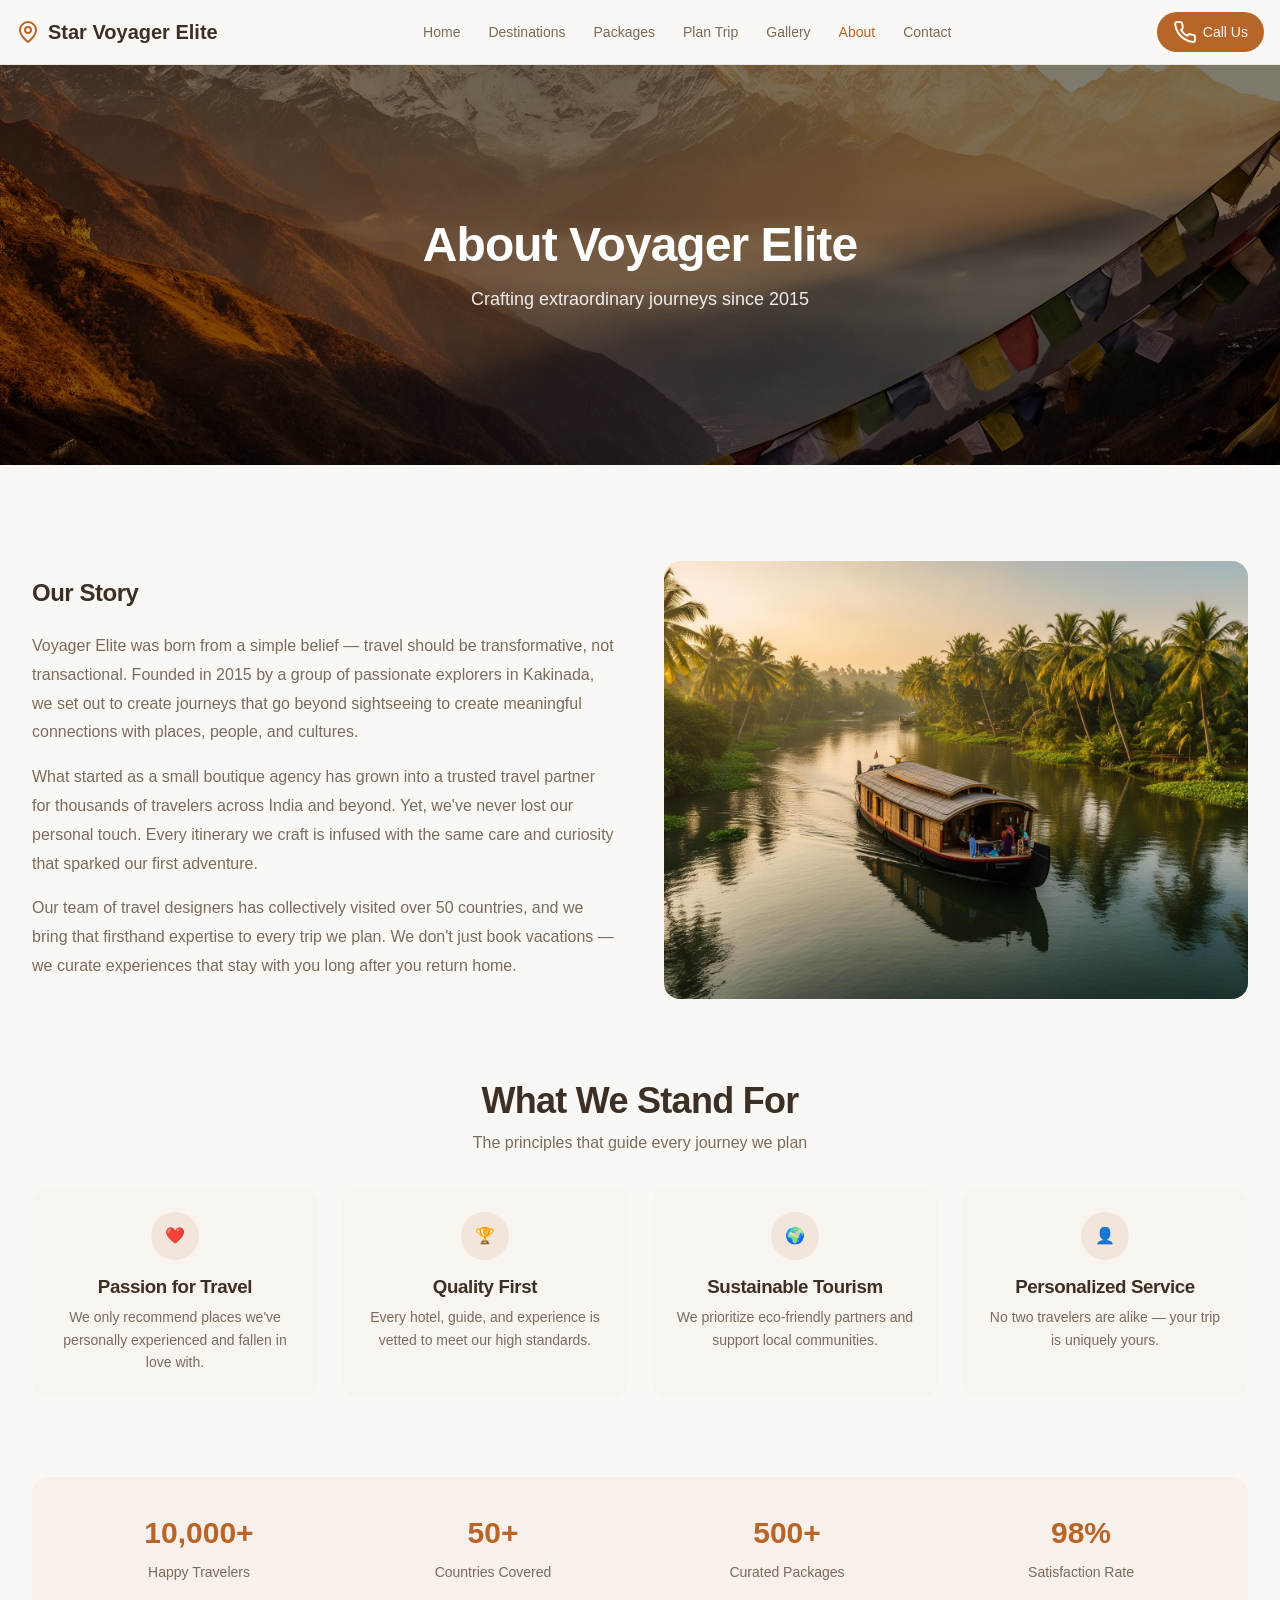
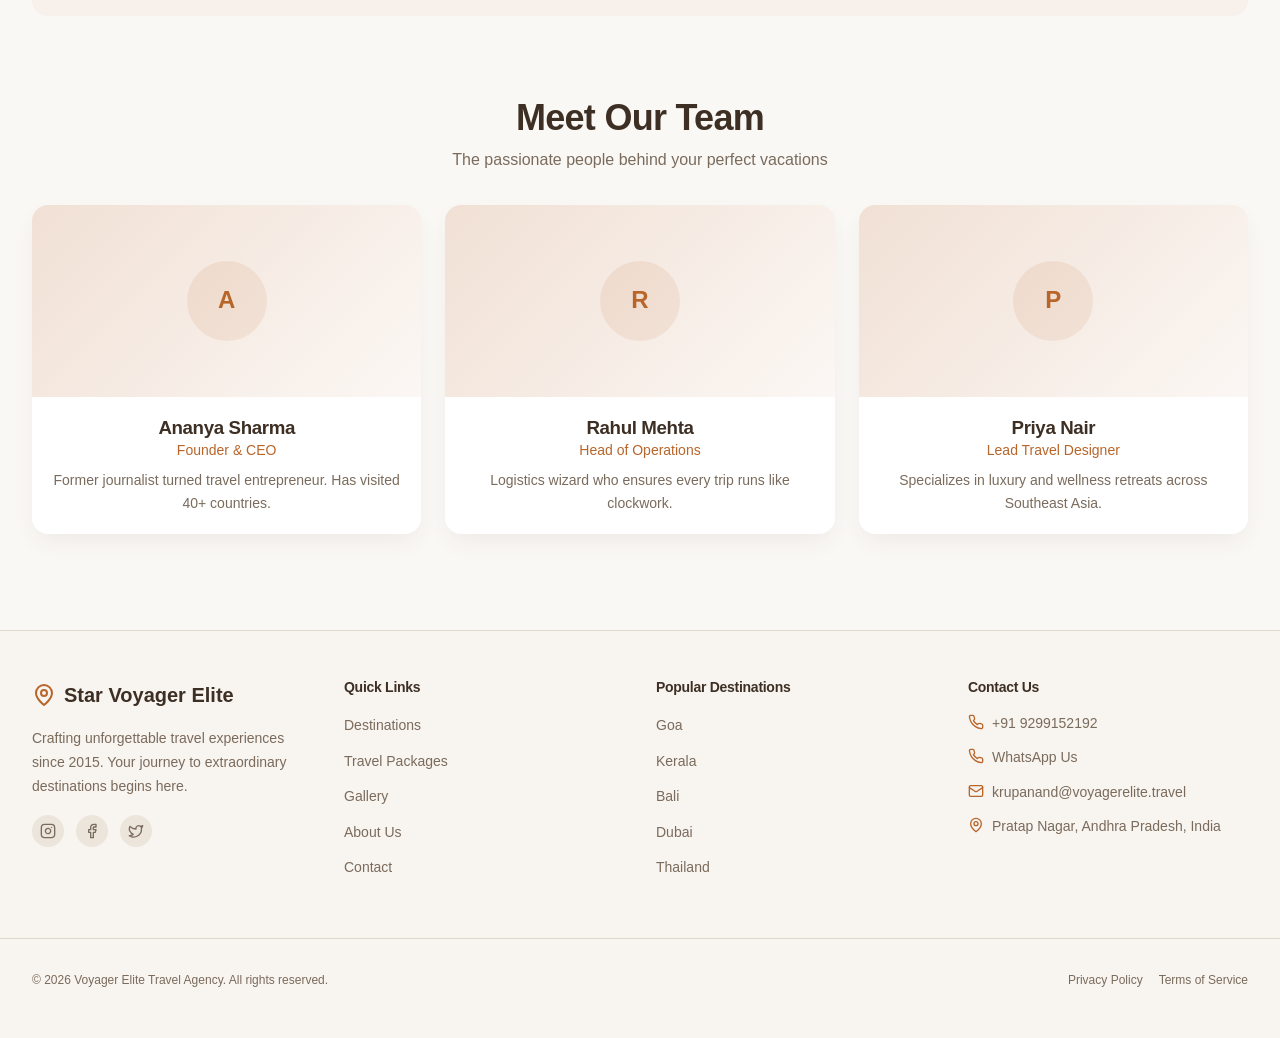
<file: about/index.html>
<!DOCTYPE html>
<html lang="en">
<head>
  <meta charset="UTF-8">
  <meta name="viewport" content="width=device-width, initial-scale=1.0">
  <title>About Us — Voyager Elite Travel Agency</title>
  <meta name="description" content="Learn about Voyager Elite, our mission, values, and team since 2015.">
  <meta property="og:title" content="About Us — Voyager Elite Travel Agency">
  <script>
    // Inject stylesheet with a cache-busting query so updates to css/styles.css are fetched after deploy
    (function(){
      try {
        var v = Date.now();
        var link = document.createElement('link');
        link.rel = 'stylesheet';
        link.href = '../css/styles.css?v=' + v;
        document.head.appendChild(link);
      } catch(e) { console.error(e); }
    })();
  </script>
</head>
<body>
  <div id="site-header"></div>
  <main>
    <section class="page-hero">
      <img src="../images/hero-mountains.jpg" alt="About Voyager Elite">
      <div class="overlay"><h1>About Voyager Elite</h1><p>Crafting extraordinary journeys since 2015</p></div>
    </section>
    
    <section class="section">
      <div class="container">
        <div class="grid-2" style="align-items:center;gap:3rem">
          <div>
            <h2>Our Story</h2>
            <div class="space-y-4 mt-6 text-muted" style="line-height:1.8">
              <p>Voyager Elite was born from a simple belief — travel should be transformative, not transactional. Founded in 2015 by a group of passionate explorers in Kakinada, we set out to create journeys that go beyond sightseeing to create meaningful connections with places, people, and cultures.</p>
              <p>What started as a small boutique agency has grown into a trusted travel partner for thousands of travelers across India and beyond. Yet, we've never lost our personal touch. Every itinerary we craft is infused with the same care and curiosity that sparked our first adventure.</p>
              <p>Our team of travel designers has collectively visited over 50 countries, and we bring that firsthand expertise to every trip we plan. We don't just book vacations — we curate experiences that stay with you long after you return home.</p>
            </div>
          </div>
          <div style="border-radius:1rem;overflow:hidden"><img src="../images/hero-backwaters.jpg" alt="Our team exploring" style="aspect-ratio:4/3;object-fit:cover;width:100%"></div>
        </div>

        <div class="mt-8" style="margin-top:5rem">
          <div class="section-header center"><h2>What We Stand For</h2><p>The principles that guide every journey we plan</p></div>
          <div class="grid-4 mt-8">
            <div class="card card-flat" style="padding:1.5rem;text-align:center"><div style="width:3rem;height:3rem;border-radius:9999px;background:rgba(184,101,42,0.1);color:var(--primary);display:flex;align-items:center;justify-content:center;margin:0 auto">❤️</div><h3 class="mt-4">Passion for Travel</h3><p class="text-sm text-muted mt-2">We only recommend places we've personally experienced and fallen in love with.</p></div>
            <div class="card card-flat" style="padding:1.5rem;text-align:center"><div style="width:3rem;height:3rem;border-radius:9999px;background:rgba(184,101,42,0.1);color:var(--primary);display:flex;align-items:center;justify-content:center;margin:0 auto">🏆</div><h3 class="mt-4">Quality First</h3><p class="text-sm text-muted mt-2">Every hotel, guide, and experience is vetted to meet our high standards.</p></div>
            <div class="card card-flat" style="padding:1.5rem;text-align:center"><div style="width:3rem;height:3rem;border-radius:9999px;background:rgba(184,101,42,0.1);color:var(--primary);display:flex;align-items:center;justify-content:center;margin:0 auto">🌍</div><h3 class="mt-4">Sustainable Tourism</h3><p class="text-sm text-muted mt-2">We prioritize eco-friendly partners and support local communities.</p></div>
            <div class="card card-flat" style="padding:1.5rem;text-align:center"><div style="width:3rem;height:3rem;border-radius:9999px;background:rgba(184,101,42,0.1);color:var(--primary);display:flex;align-items:center;justify-content:center;margin:0 auto">👤</div><h3 class="mt-4">Personalized Service</h3><p class="text-sm text-muted mt-2">No two travelers are alike — your trip is uniquely yours.</p></div>
          </div>
        </div>

        <div class="stats-bar mt-8" style="margin-top:5rem">
          <div class="grid-4">
            <div><p class="stat-value">10,000+</p><p class="stat-label">Happy Travelers</p></div>
            <div><p class="stat-value">50+</p><p class="stat-label">Countries Covered</p></div>
            <div><p class="stat-value">500+</p><p class="stat-label">Curated Packages</p></div>
            <div><p class="stat-value">98%</p><p class="stat-label">Satisfaction Rate</p></div>
          </div>
        </div>

        <div style="margin-top:5rem">
          <div class="section-header center"><h2>Meet Our Team</h2><p>The passionate people behind your perfect vacations</p></div>
          <div class="grid-3 mt-8">
            <div class="card"><div style="height:12rem;background:linear-gradient(135deg,rgba(184,101,42,0.2),rgba(184,101,42,0.05));display:flex;align-items:center;justify-content:center"><div class="avatar" style="width:5rem;height:5rem;font-size:1.5rem">A</div></div><div class="card-body text-center"><h3>Ananya Sharma</h3><p class="text-sm" style="color:var(--primary);font-weight:500">Founder & CEO</p><p class="text-sm text-muted mt-2">Former journalist turned travel entrepreneur. Has visited 40+ countries.</p></div></div>
            <div class="card"><div style="height:12rem;background:linear-gradient(135deg,rgba(184,101,42,0.2),rgba(184,101,42,0.05));display:flex;align-items:center;justify-content:center"><div class="avatar" style="width:5rem;height:5rem;font-size:1.5rem">R</div></div><div class="card-body text-center"><h3>Rahul Mehta</h3><p class="text-sm" style="color:var(--primary);font-weight:500">Head of Operations</p><p class="text-sm text-muted mt-2">Logistics wizard who ensures every trip runs like clockwork.</p></div></div>
            <div class="card"><div style="height:12rem;background:linear-gradient(135deg,rgba(184,101,42,0.2),rgba(184,101,42,0.05));display:flex;align-items:center;justify-content:center"><div class="avatar" style="width:5rem;height:5rem;font-size:1.5rem">P</div></div><div class="card-body text-center"><h3>Priya Nair</h3><p class="text-sm" style="color:var(--primary);font-weight:500">Lead Travel Designer</p><p class="text-sm text-muted mt-2">Specializes in luxury and wellness retreats across Southeast Asia.</p></div></div>
          </div>
        </div>
      </div>
    </section>
  </main>
  <div id="site-footer"></div>

  <!-- Scripts are injected with a cache-busting query so updates to js/*.js (e.g. config.js) are fetched immediately after deploy -->
  <script>
    (function(){
      var v = Date.now();
      var files = ['../js/config.js','../js/data.js','../js/layout.js','../js/forms.js','../js/app.js'];
      function loadNext(i){
        if(i>=files.length){
          if(window.VE && typeof VE.initLayout === 'function'){
            try{ VE.initLayout('about'); }catch(e){console.error(e);} 
          }
          return;
        }
        var s = document.createElement('script');
        s.src = files[i] + '?v=' + v;
        s.async = false;
        s.onload = function(){ loadNext(i+1); };
        s.onerror = function(){ console.error('Failed to load', files[i]); loadNext(i+1); };
        document.body.appendChild(s);
      }
      loadNext(0);
    })();
  </script>

  <div id="toast"></div>
</body>
</html>
</file>
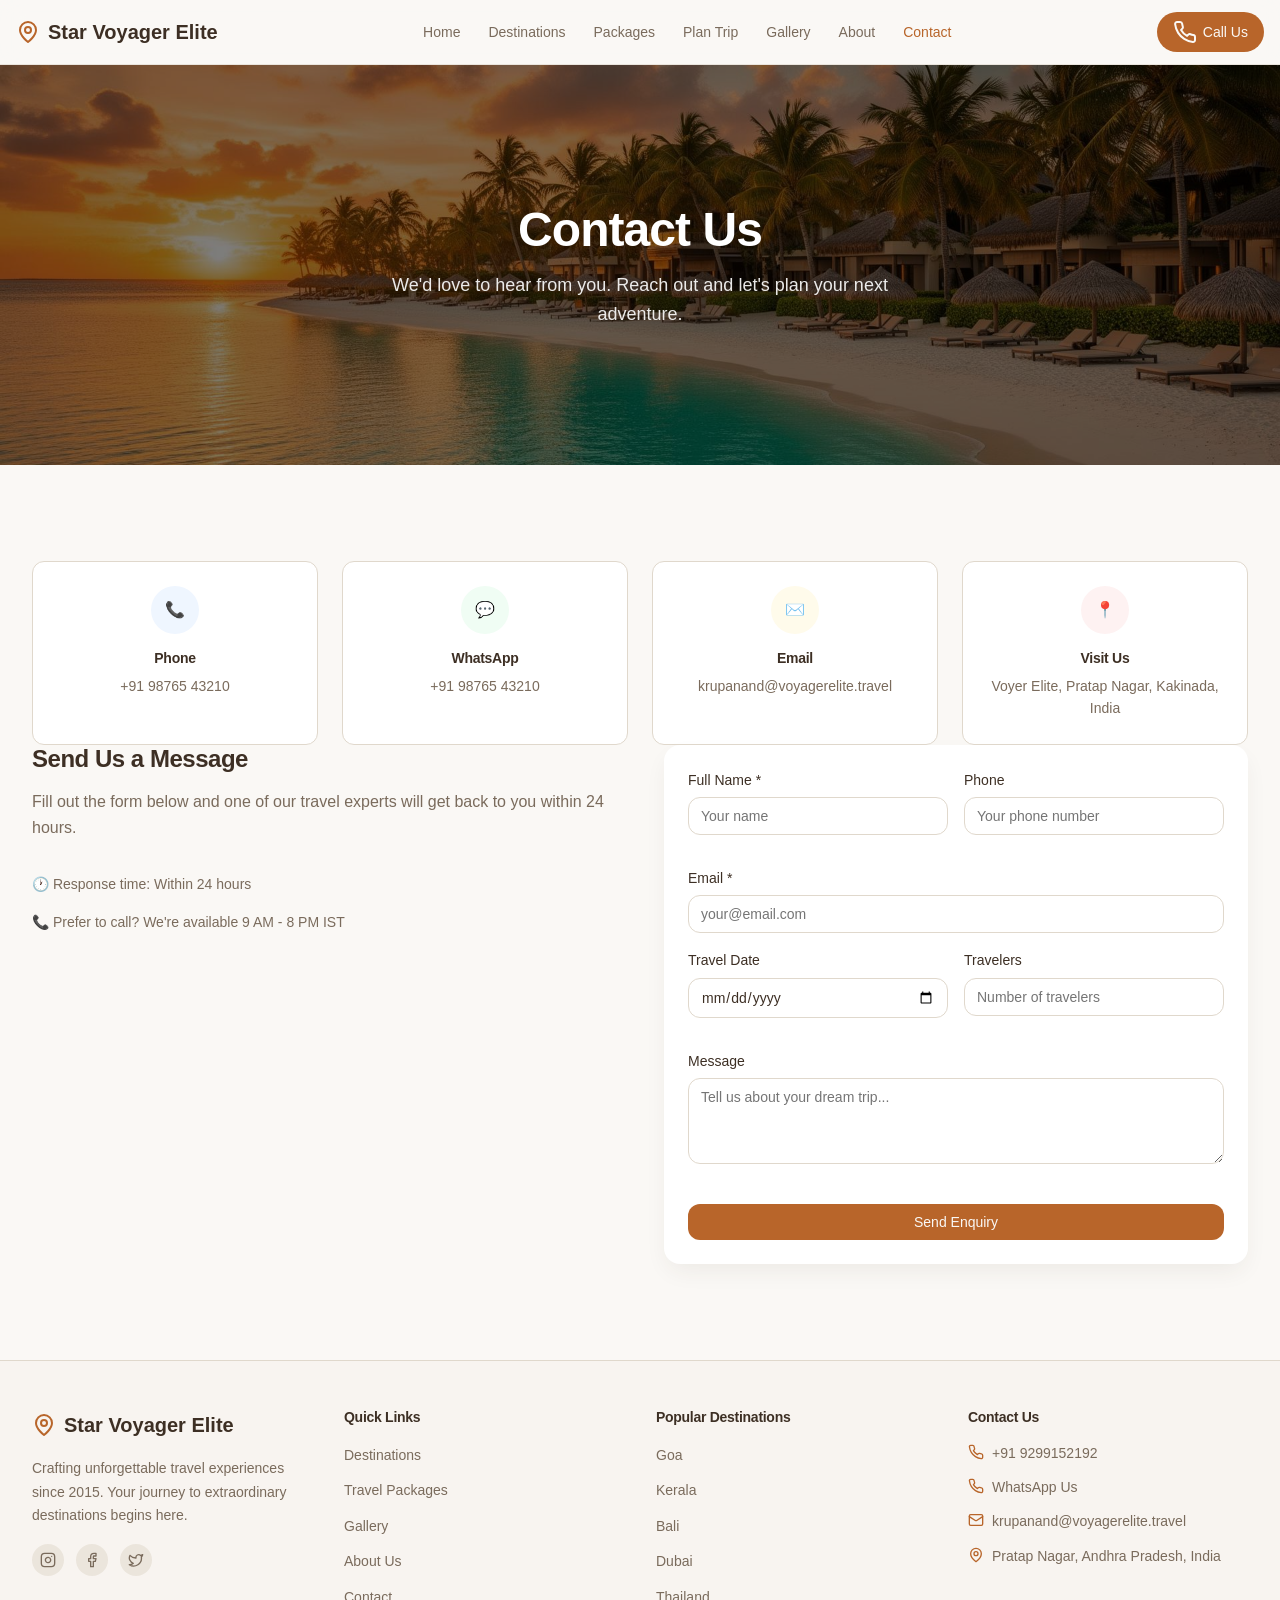
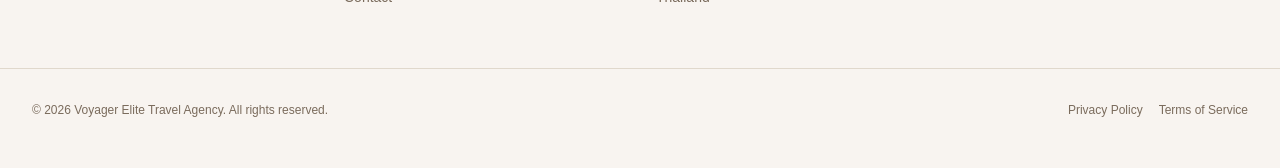
<file: contact/index.html>
<!DOCTYPE html>
<html lang="en">
<head>
  <meta charset="UTF-8">
  <meta name="viewport" content="width=device-width, initial-scale=1.0">
  <title>Contact Us — Voyager Elite Travel Agency</title>
  <meta name="description" content="Get in touch with Voyager Elite to plan your dream vacation.">
  <meta property="og:title" content="Contact Us — Voyager Elite Travel Agency">
  <link rel="stylesheet" href="../css/styles.css">
</head>
<body>
  <div id="site-header"></div>
  <main>
    <section class="page-hero">
      <img src="../images/hero-beach.jpg" alt="Contact Us">
      <div class="overlay"><h1>Contact Us</h1><p>We'd love to hear from you. Reach out and let's plan your next adventure.</p></div>
    </section>
    
    <section class="section">
      <div class="container">
        <div class="grid-4 mb-8">
          <a href="tel:+919299152192" class="contact-method"><div class="contact-icon blue">📞</div><h3 class="mt-4 text-sm" style="font-weight:600">Phone</h3><p class="text-sm text-muted mt-2">+91 98765 43210</p></a>
          <a href="https://wa.me/919299152192" target="_blank" class="contact-method"><div class="contact-icon green">💬</div><h3 class="mt-4 text-sm" style="font-weight:600">WhatsApp</h3><p class="text-sm text-muted mt-2">+91 98765 43210</p></a>
          <a href="mailto:krupanand@voyagerelite.travel" class="contact-method"><div class="contact-icon amber">✉️</div><h3 class="mt-4 text-sm" style="font-weight:600">Email</h3><p class="text-sm text-muted mt-2">krupanand@voyagerelite.travel</p></a>
          <a href="https://maps.app.goo.gl/ax8M5tVHkc8ovJVG8" target="_blank" class="contact-method"><div class="contact-icon red">📍</div><h3 class="mt-4 text-sm" style="font-weight:600">Visit Us</h3><p class="text-sm text-muted mt-2">Voyer Elite, Pratap Nagar, Kakinada, India</p></a>
        </div>
        <div class="grid-2" style="gap:3rem;align-items:start">
          <div>
            <h2>Send Us a Message</h2>
            <p class="text-muted mt-4">Fill out the form below and one of our travel experts will get back to you within 24 hours.</p>
            <div class="space-y-4 mt-8">
              <p class="text-sm text-muted">🕐 Response time: Within 24 hours</p>
              <p class="text-sm text-muted">📞 Prefer to call? We're available 9 AM - 8 PM IST</p>
            </div>
          </div>
          <div class="card" style="padding:1.5rem">
            <form id="contact-enquiry-form" class="space-y-4">
              <div class="form-row">
                <div class="form-group"><label>Full Name *</label><input name="name" required placeholder="Your name"></div>
                <div class="form-group"><label>Phone</label><input name="phone" type="tel" placeholder="Your phone number"></div>
              </div>
              <div class="form-group"><label>Email *</label><input name="email" type="email" required placeholder="your@email.com"></div>
              <div class="form-row">
                <div class="form-group"><label>Travel Date</label><input name="travel_date" type="date"></div>
                <div class="form-group"><label>Travelers</label><input name="num_travelers" type="number" min="1" placeholder="Number of travelers"></div>
              </div>
              <div class="form-group"><label>Message</label><textarea name="message" rows="4" placeholder="Tell us about your dream trip..."></textarea></div>
              <button type="submit" class="btn btn-primary btn-full">Send Enquiry</button>
            </form>
          </div>
        </div>
      </div>
    </section>
  </main>
  <div id="site-footer"></div>
  <script src="../js/config.js"></script>
  <script src="../js/data.js"></script>
  <script src="../js/layout.js"></script>
  <script src="../js/forms.js"></script>
  <script src="../js/app.js"></script>
  <script>
    VE.initLayout("contact");
    VE_FORMS.bindEnquiryForm(document.getElementById("contact-enquiry-form"));
  </script>

  <div id="toast"></div>
</body>
</html>
</file>
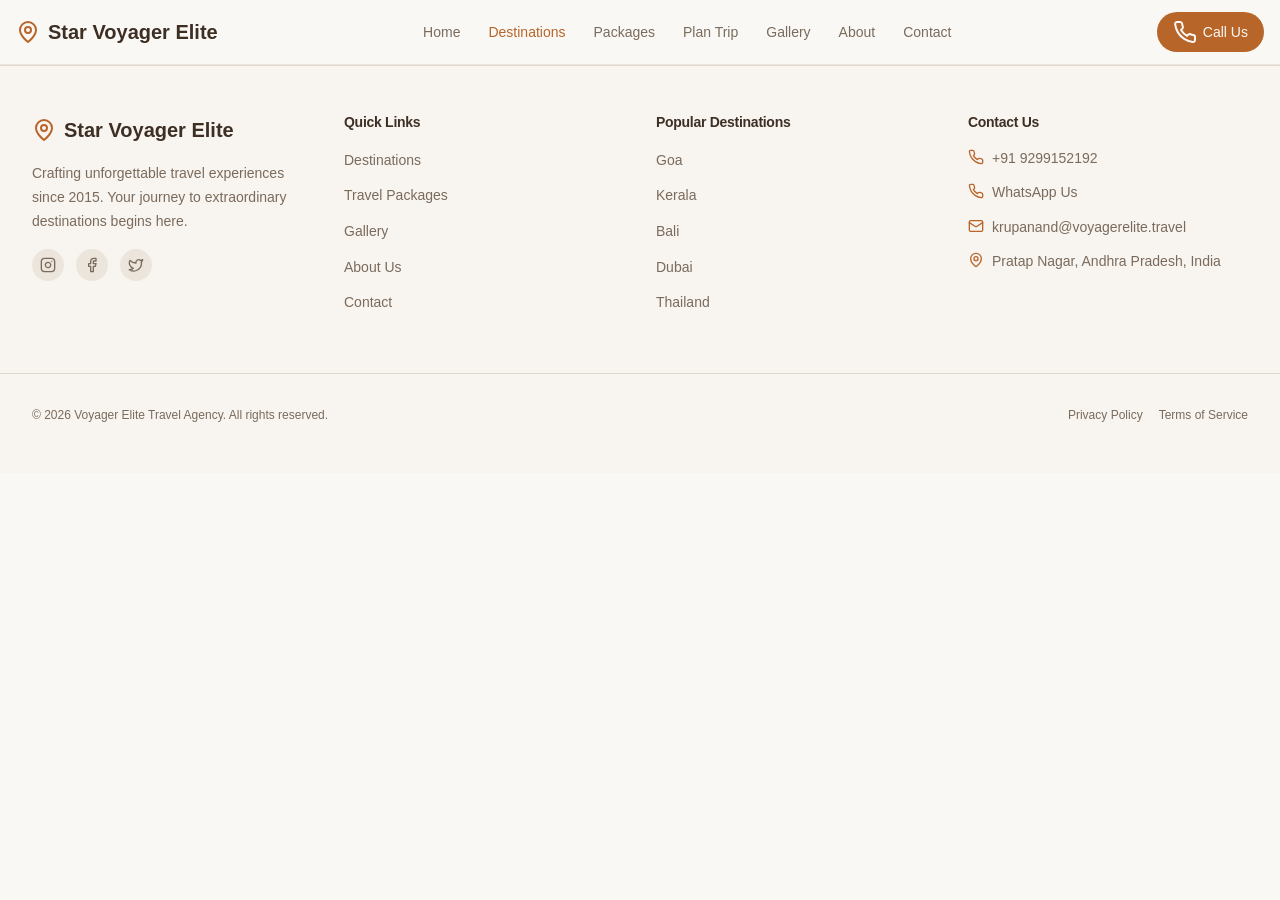
<file: destination/index.html>
<!DOCTYPE html>
<html lang="en">
<head>
  <meta charset="UTF-8">
  <meta name="viewport" content="width=device-width, initial-scale=1.0">
  <title>Loading...</title>
  <meta name="description" content="">
  <meta property="og:title" content="Loading...">
  <link rel="stylesheet" href="../css/styles.css">
</head>
<body>
  <div id="site-header"></div>
  <main id="destination-detail"></main>
  <div id="site-footer"></div>
  <script src="../js/config.js"></script>
  <script src="../js/data.js"></script>
  <script src="../js/layout.js"></script>
  <script src="../js/forms.js"></script>
  <script src="../js/app.js"></script>
  <script>
    VE.initLayout("destinations");
    VE_APP.renderDestinationDetail();
  </script>

  <div id="toast"></div>
</body>
</html>
</file>
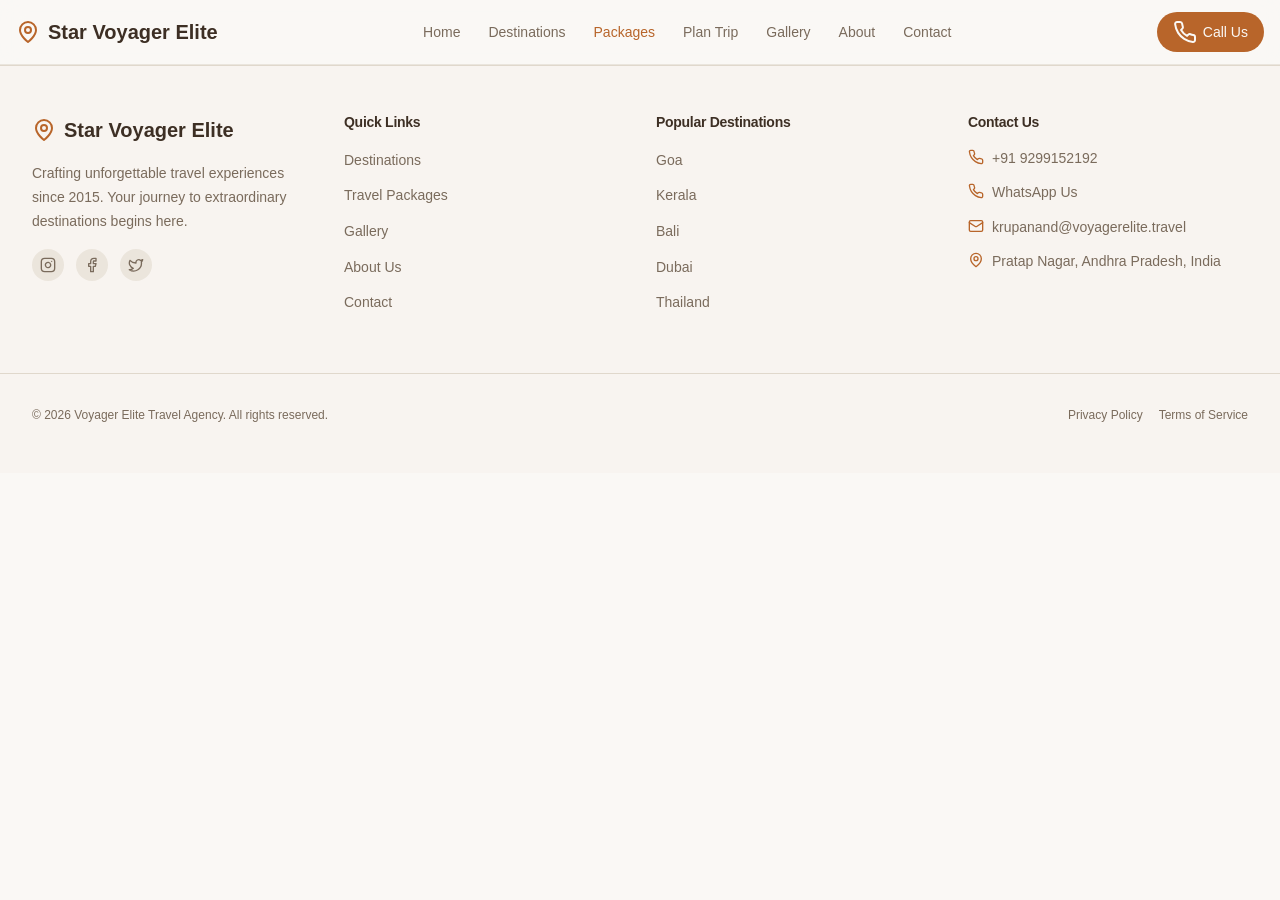
<file: package/index.html>
<!DOCTYPE html>
<html lang="en">
<head>
  <meta charset="utf-8">
  <meta name="viewport" content="width=device-width, initial-scale=1.0">
  <title>Loading...</title>
  <meta name="description" content="">
  <meta property="og:title" content="Loading...">
  <link rel="stylesheet" href="../css/styles.css">
</head>
<body>
  <div id="site-header"></div>
  <main id="package-detail"></main>
  <div id="site-footer"></div>
  <script src="../js/config.js"></script>
  <script src="../js/data.js"></script>
  <script src="../js/layout.js"></script>
  <script src="../js/forms.js"></script>
  <script src="../js/app.js"></script>
  <script>
    VE.initLayout("packages");
    VE_APP.renderPackageDetail();
  </script>

  <div id="toast"></div>
</body>
</html>
</file>
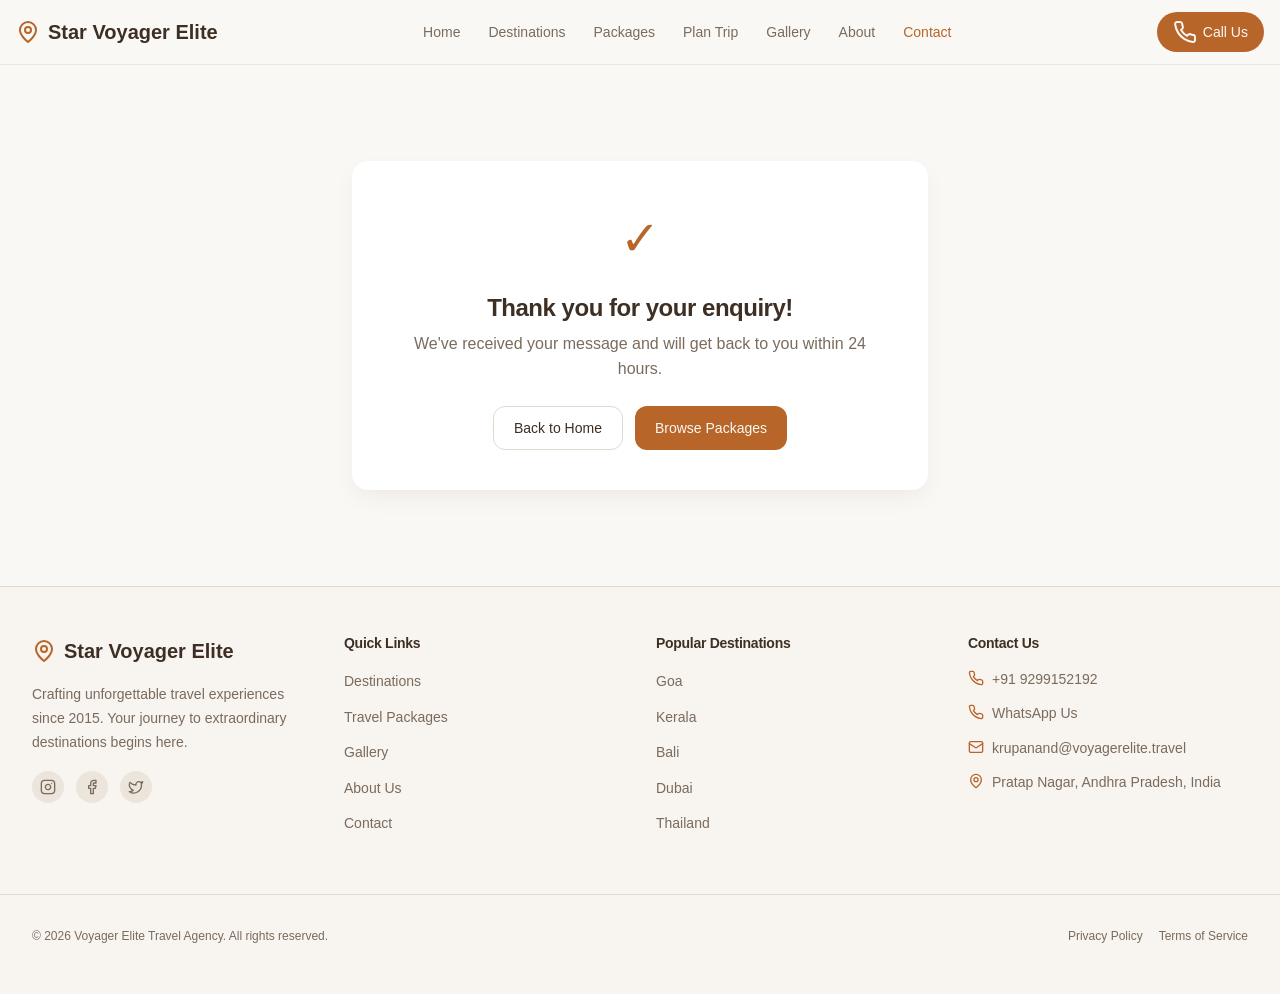
<file: thank-you/index.html>
<!DOCTYPE html>
<html lang="en">
<head>
  <meta charset="UTF-8">
  <meta name="viewport" content="width=device-width, initial-scale=1.0">
  <title>Thank You — Voyager Elite</title>
  <meta name="description" content="Your enquiry has been submitted.">
  <meta property="og:title" content="Thank You — Voyager Elite">
  <link rel="stylesheet" href="../css/styles.css">
</head>
<body>
  <div id="site-header"></div>
  <main>
    <div class="container section">
      <div class="card success-card" style="max-width:36rem;margin:0 auto">
        <div style="font-size:3rem;color:var(--primary)">✓</div>
        <h1 class="mt-4" style="font-size:1.5rem">Thank you for your enquiry!</h1>
        <p class="text-muted mt-2">We've received your message and will get back to you within 24 hours.</p>
        <div style="display:flex;gap:0.75rem;justify-content:center;margin-top:1.5rem">
          <a href="../" class="btn btn-outline">Back to Home</a>
          <a href="../packages/" class="btn btn-primary">Browse Packages</a>
        </div>
      </div>
    </div>
  </main>
  <div id="site-footer"></div>
  <script src="../js/config.js"></script>
  <script src="../js/data.js"></script>
  <script src="../js/layout.js"></script>
  <script src="../js/forms.js"></script>
  <script src="../js/app.js"></script><script>VE.initLayout("contact");</script>
  <div id="toast"></div>
</body>
</html>
</file>
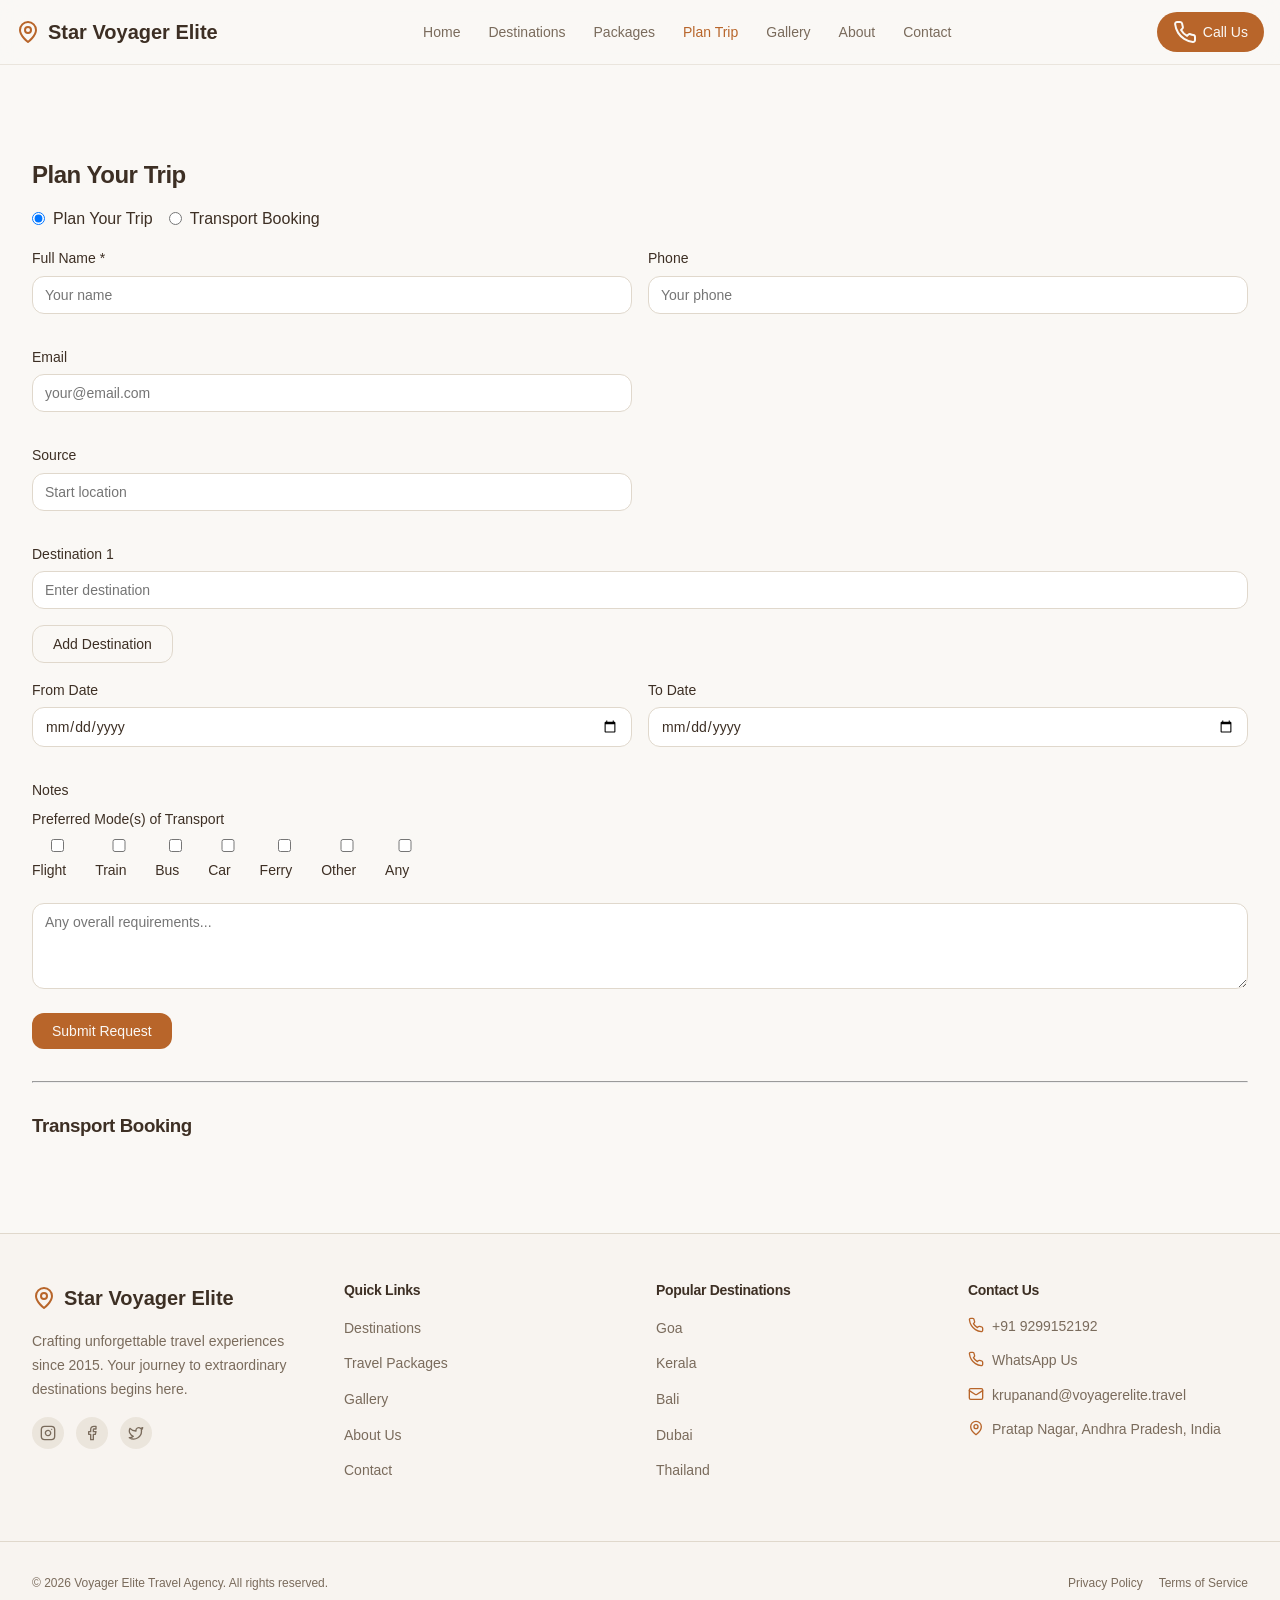
<file: travel-plan/index.html>
<!DOCTYPE html>
<html lang="en">
<head>
  <meta charset="utf-8">
  <meta name="viewport" content="width=device-width, initial-scale=1.0">
  <title>Plan Your Trip — Voyager Elite Travel Agency</title>
  <meta name="description" content="Share your travel plans and we'll craft a personalised itinerary.">
  <meta property="og:title" content="Plan Your Trip — Voyager Elite Travel Agency">
  <link rel="stylesheet" href="../css/styles.css">
</head>
<body>
  <div id="site-header"></div>

  <main>
    <section class="section"><div class="container"><h2>Plan Your Trip</h2>

      <!-- Toggle between forms -->
      <div class="form-toggle" style="display:flex;gap:1rem;align-items:center;margin:1rem 0">
        <label style="display:flex;align-items:center;gap:0.5rem"><input type="radio" name="plan-type" value="plan" id="toggle-plan" checked> Plan Your Trip</label>
        <label style="display:flex;align-items:center;gap:0.5rem"><input type="radio" name="plan-type" value="transport" id="toggle-transport"> Transport Booking</label>
      </div>

      <div id="travel-plan-content">

        <!-- PLAN YOUR TRIP (original) -->
        <form id="plan-trip-form" class="space-y-4">
          <!-- Name & Phone first -->
          <div class="form-row">
            <div class="form-group"><label>Full Name *</label><input name="name" required placeholder="Your name"></div>
            <div class="form-group"><label>Phone</label><input name="phone" type="tel" placeholder="Your phone"></div>
          </div>

          <!-- Source location (autocomplete) will be inserted by JS if missing with id=plan-source -->

          <div id="destinations-list-input">
            <!-- Trip destinations (dynamic). JS will add destination inputs here -->
          </div>

          <div style="display:flex;gap:0.5rem;align-items:center">
            <button type="button" id="add-destination" class="btn btn-outline">Add Destination</button>
          </div>

          <!-- Dates -->
          <div class="form-row">
            <div class="form-group"><label>From Date</label><input name="start_date" type="date"></div>
            <div class="form-group"><label>To Date</label><input name="end_date" type="date"></div>
          </div>

          <!-- Transport modes (checkboxes) will be injected by JS if missing -->

          <div class="form-group"><label>Notes</label><textarea name="notes" rows="4" placeholder="Any overall requirements..."></textarea></div>

          <div style="display:flex;gap:0.5rem"><button type="submit" class="btn btn-primary">Submit Request</button></div>
        </form>

        <hr style="margin:2rem 0">

        <!-- TRANSPORT BOOKING (new) -->
        <h3>Transport Booking</h3>
        <form id="transport-booking-form" class="space-y-4">
          <div class="form-row">
            <div class="form-group"><label>Full Name *</label><input name="name" required placeholder="Your name"></div>
            <div class="form-group"><label>Phone</label><input name="phone" type="tel" placeholder="Your phone"></div>
          </div>

          <div class="form-group"><label>Email *</label><input name="email" type="email" required placeholder="your@email.com"></div>

          <div id="segments-container">
            <!-- Trip segments will be added here by JS -->
          </div>

          <div style="display:flex;gap:0.5rem;align-items:center">
            <button type="button" id="add-segment" class="btn btn-outline">Add Trip Segment</button>
          </div>

          <div class="form-group"><label>Notes</label><textarea name="notes" rows="4" placeholder="Any overall requirements..."></textarea></div>

          <div style="display:flex;gap:0.5rem"><button type="submit" class="btn btn-primary">Submit Transport Booking</button></div>
        </form>

      </div>

      <div id="plan-trip-success" class="hidden">
        <div class="card"><div class="card-body text-center"><h3>Thanks — we'll be in touch</h3><p class="text-sm text-muted">Your trip request has been received.</p></div></div>
      </div>

      <div id="transport-success" class="hidden">
        <div class="card"><div class="card-body text-center"><h3>Transport Booking Received</h3><p class="text-sm text-muted">We'll contact you shortly about your transport booking.</p></div></div>
      </div>

    </div></section>
  </main>
  <div id="site-footer"></div>
  <script src="../js/config.js"></script>
  <script src="../js/data.js"></script>
  <script src="../js/layout.js"></script>
  <script src="../js/forms.js"></script>
  <script src="../js/app.js"></script>
  <script>
    VE.initLayout("travel-plan");
    try{ VE_APP.initPlanTripForm(); }catch(e){console.error(e);}  
    try{ VE_APP.initTransportBookingForm(); }catch(e){console.error(e);}  

    // Toggle logic: show only selected form
    function switchForms(val) {
      const planForm = document.getElementById('plan-trip-form');
      const transportForm = document.getElementById('transport-booking-form');
      const planSuccess = document.getElementById('plan-trip-success');
      const transportSuccess = document.getElementById('transport-success');
      if (val === 'plan') {
        if (planForm) planForm.style.display = '';
        if (transportForm) transportForm.style.display = 'none';
        if (planSuccess) planSuccess.style.display = 'none';
        if (transportSuccess) transportSuccess.style.display = 'none';
      } else {
        if (planForm) planForm.style.display = 'none';
        if (transportForm) transportForm.style.display = '';
        if (planSuccess) planSuccess.style.display = 'none';
        if (transportSuccess) transportSuccess.style.display = 'none';
      }
    }

    document.getElementById('toggle-plan')?.addEventListener('change', (e) => { if (e.target.checked) switchForms('plan'); });
    document.getElementById('toggle-transport')?.addEventListener('change', (e) => { if (e.target.checked) switchForms('transport'); });

    // initial state
    switchForms('plan');
  </script>

  <div id="toast"></div>
</body>
</html>
</file>
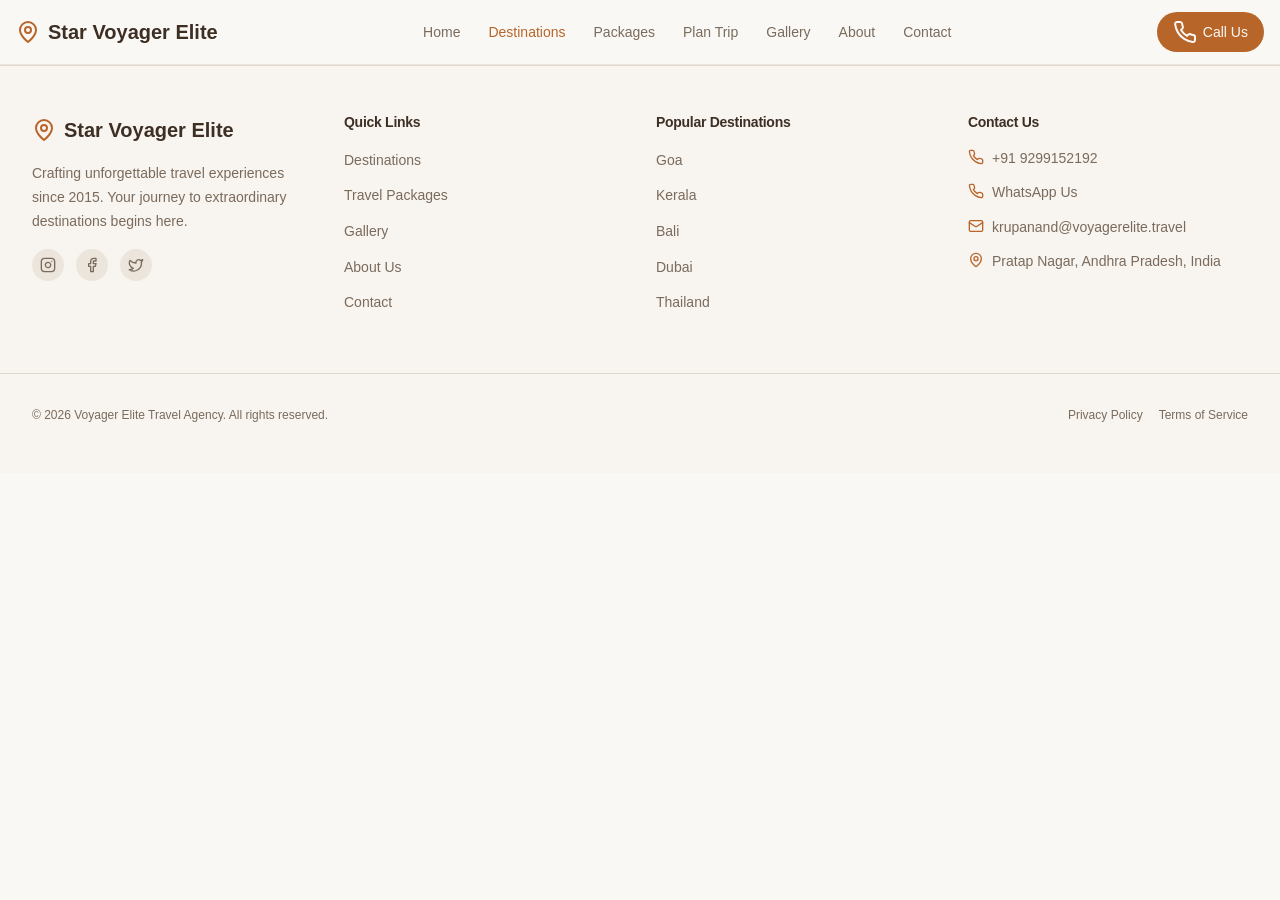
<file: destination/destination/index.html>
<!DOCTYPE html>
<html lang="en">
<head>
  <meta charset="utf-8">
  <meta name="robots" content="noindex">
  <title>Redirecting…</title>
  <meta http-equiv="refresh" content="0;url=/destination/">
  <script>
    try {
      var qs = window.location.search || '';
      location.replace('/destination/' + qs);
    } catch (e) {
      location.replace('/destination/');
    }
  </script>
</head>
<body>
  Redirecting to <a href="/destination/">/destination/</a>
  <script>document.querySelector('a').href = '/destination/' + (location.search || '');</script>
</body>
</html>
</file>
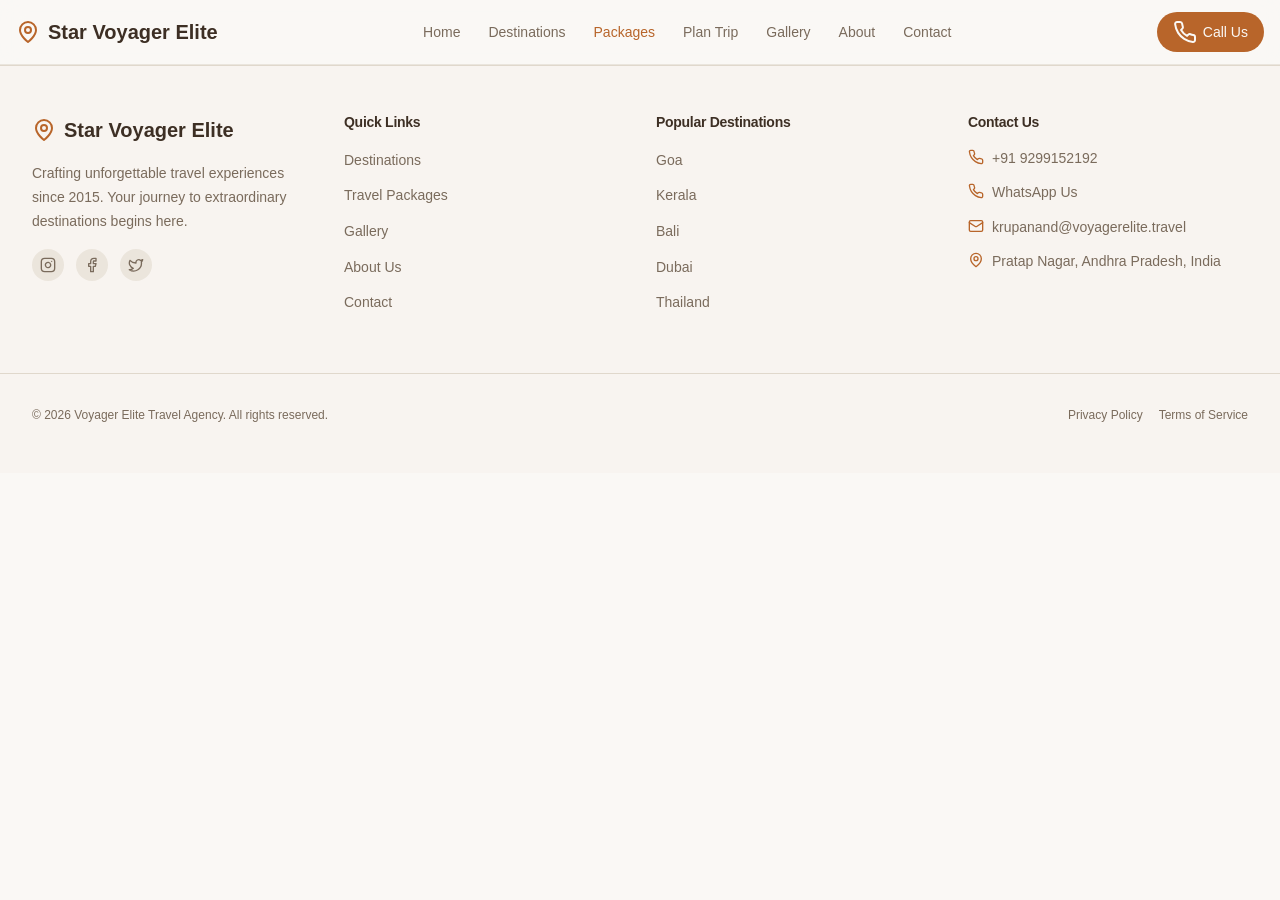
<file: packages/package/index.html>
<!DOCTYPE html>
<html lang="en">
<head>
  <meta charset="UTF-8">
  <meta name="viewport" content="width=device-width, initial-scale=1.0">
  <title>Loading...</title>
  <meta name="description" content="">
  <meta property="og:title" content="Loading...">
  <link rel="stylesheet" href="../../css/styles.css">
</head>
<body>
  <div id="site-header"></div>
  <main id="package-detail"></main>
  <div id="site-footer"></div>
  <script src="../../js/config.js"></script>
  <script src="../../js/data.js"></script>
  <script src="../../js/layout.js"></script>
  <script src="../../js/forms.js"></script>
  <script src="../../js/app.js"></script>
  <script>
    VE.initLayout("packages");
    VE_APP.renderPackageDetail();
  </script>

  <div id="toast"></div>
</body>
</html>
</file>
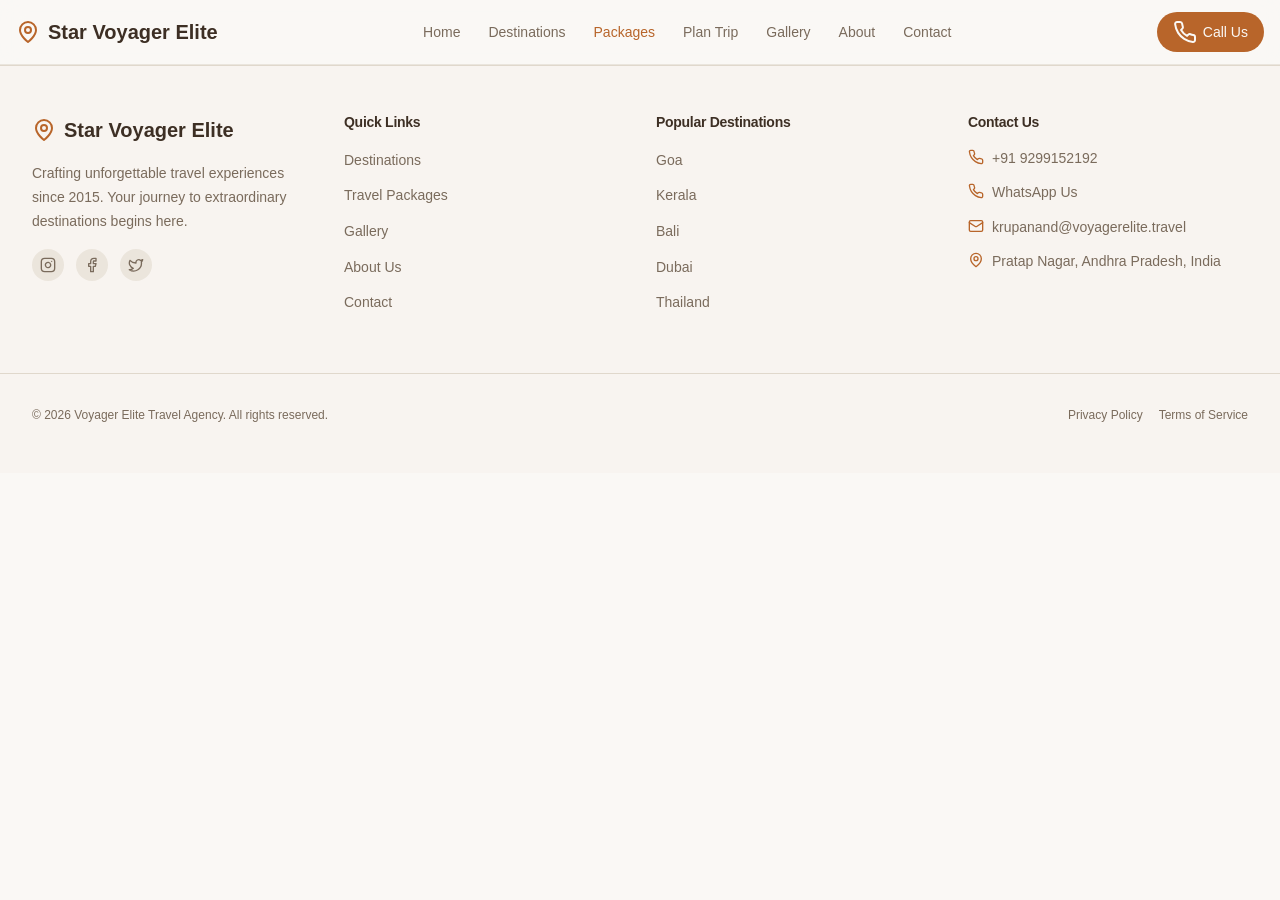
<file: packages/package.html>
<!DOCTYPE html>
<html lang="en">
<head>
  <meta charset="utf-8">
  <meta name="robots" content="noindex">
  <title>Redirecting…</title>
  <!-- noscript fallback -> goes to folder without query -->
  <meta http-equiv="refresh" content="0;url=/packages/package/">
  <script>
    // Preserve query string when redirecting legacy URLs like /packages/package.html?slug=...
    (function(){
      try {
        var qs = window.location.search || '';
        var target = '/packages/package/' + qs;
        location.replace(target);
      } catch(e) {
        location.replace('/packages/package/');
      }
    })();
  </script>
</head>
<body>
  Redirecting to <a id="link" href="/packages/package/">/packages/package/</a>
  <script>document.getElementById('link').href = '/packages/package/' + (location.search||'');</script>
</body>
</html>
</file>
<file: css/styles.css>
/* Voyager Elite — Static Site Styles */
:root {
  --radius: 0.75rem;
  --background: #faf8f5;
  --foreground: #3d2f24;
  --card: #ffffff;
  --primary: #b8652a;
  --primary-foreground: #faf8f5;
  --secondary: #f0ebe3;
  --muted: #ebe5dc;
  --muted-foreground: #7a6b5c;
  --border: #e0d8cc;
  --destructive: #c0392b;
  --shadow: 0 10px 25px -5px rgba(61, 47, 36, 0.08);
  --shadow-lg: 0 20px 40px -10px rgba(61, 47, 36, 0.12);
}

*, *::before, *::after { box-sizing: border-box; margin: 0; padding: 0; }

html { scroll-behavior: smooth; }

body {
  font-family: -apple-system, BlinkMacSystemFont, "Segoe UI", Roboto, "Helvetica Neue", Arial, sans-serif;
  background: var(--background);
  color: var(--foreground);
  line-height: 1.6;
  -webkit-font-smoothing: antialiased;
}

img { max-width: 100%; display: block; }
a { color: inherit; text-decoration: none; }
ul { list-style: none; }

h1, h2, h3, h4 { font-weight: 600; letter-spacing: -0.02em; line-height: 1.2; }

.container { max-width: 80rem; margin: 0 auto; padding: 0 1rem; }
@media (min-width: 640px) { .container { padding: 0 1.5rem; } }
@media (min-width: 1024px) { .container { padding: 0 2rem; } }

/* Header */
.site-header {
  position: sticky; top: 0; z-index: 50;
  background: rgba(250, 248, 245, 0.85);
  backdrop-filter: blur(12px);
  border-bottom: 1px solid rgba(224, 216, 204, 0.6);
}
.header-inner {
  display: flex; align-items: center; justify-content: space-between;
  height: 4rem; max-width: 80rem; margin: 0 auto; padding: 0 1rem;
}
.logo { display: flex; align-items: center; gap: 0.5rem; font-size: 1.25rem; font-weight: 600; }
.logo svg { color: var(--primary); width: 1.5rem; height: 1.5rem; }
.nav-desktop { display: none; gap: 0.25rem; }
@media (min-width: 768px) { .nav-desktop { display: flex; } }
.nav-desktop a {
  padding: 0.5rem 0.75rem; font-size: 0.875rem; border-radius: 0.375rem;
  color: var(--muted-foreground); transition: color 0.2s;
}
.nav-desktop a:hover, .nav-desktop a.active { color: var(--primary); font-weight: 500; }
.btn-call {
  display: none; align-items: center; gap: 0.375rem;
  background: var(--primary); color: var(--primary-foreground);
  padding: 0.5rem 1rem; border-radius: 9999px; font-size: 0.875rem; font-weight: 500;
  transition: background 0.2s;
}
@media (min-width: 768px) { .btn-call { display: inline-flex; } }
.btn-call:hover { background: #a05824; }
.menu-toggle { display: flex; padding: 0.5rem; border: none; background: none; cursor: pointer; }
@media (min-width: 768px) { .menu-toggle { display: none; } }
.nav-mobile {
  display: none; border-top: 1px solid var(--border); padding: 0.5rem 1rem 1rem;
  background: var(--background);
}
.nav-mobile.open { display: block; }
.nav-mobile a {
  display: block; padding: 0.625rem 0.75rem; font-size: 0.875rem;
  color: var(--muted-foreground); border-radius: 0.375rem;
}
.nav-mobile a:hover, .nav-mobile a.active { background: rgba(184, 101, 42, 0.1); color: var(--primary); }

/* Footer */
.site-footer { border-top: 1px solid var(--border); background: rgba(240, 235, 227, 0.3); padding: 3rem 0; }
.footer-grid { display: grid; gap: 2rem; }
@media (min-width: 768px) { .footer-grid { grid-template-columns: repeat(2, 1fr); } }
@media (min-width: 1024px) { .footer-grid { grid-template-columns: repeat(4, 1fr); } }
.footer-brand p { font-size: 0.875rem; color: var(--muted-foreground); margin-top: 1rem; line-height: 1.7; }
.social-links { display: flex; gap: 0.75rem; margin-top: 1rem; }
.social-links a {
  display: flex; align-items: center; justify-content: center;
  width: 2rem; height: 2rem; border-radius: 9999px;
  background: var(--muted); color: var(--muted-foreground); transition: color 0.2s;
}
.social-links a:hover { color: var(--primary); }
.footer-col h4 { font-size: 0.875rem; margin-bottom: 1rem; }
.footer-col ul li { margin-bottom: 0.625rem; }
.footer-col a { font-size: 0.875rem; color: var(--muted-foreground); transition: color 0.2s; }
.footer-col a:hover { color: var(--foreground); }
.footer-contact a, .footer-contact p {
  display: flex; align-items: flex-start; gap: 0.5rem;
  font-size: 0.875rem; color: var(--muted-foreground); margin-bottom: 0.75rem;
}
.footer-contact svg { color: var(--primary); flex-shrink: 0; width: 1rem; height: 1rem; margin-top: 0.125rem; }
.footer-bottom {
  margin-top: 3rem; padding-top: 2rem; border-top: 1px solid var(--border);
  display: flex; flex-direction: column; align-items: center; gap: 1rem;
  font-size: 0.75rem; color: var(--muted-foreground);
}
@media (min-width: 640px) { .footer-bottom { flex-direction: row; justify-content: space-between; } }

/* Buttons */
.btn {
  display: inline-flex; align-items: center; justify-content: center; gap: 0.5rem;
  padding: 0.625rem 1.25rem; border-radius: var(--radius); font-size: 0.875rem;
  font-weight: 500; border: none; cursor: pointer; transition: all 0.2s;
}
.btn-primary { background: var(--primary); color: var(--primary-foreground); }
.btn-primary:hover { background: #a05824; }
.btn-outline { background: transparent; border: 1px solid var(--border); color: var(--foreground); }
.btn-outline:hover { background: var(--secondary); }
.btn-white { background: rgba(255,255,255,0.1); border: 2px solid rgba(255,255,255,0.4); color: white; backdrop-filter: blur(4px); }
.btn-white:hover { background: rgba(255,255,255,0.2); }
.btn-rounded { border-radius: 9999px; }
.btn-lg { padding: 0.75rem 1.5rem; }
.btn:disabled { opacity: 0.6; cursor: not-allowed; }
.btn-full { width: 100%; }

/* Cards */
.card {
  background: var(--card); border-radius: 1rem; overflow: hidden;
  box-shadow: var(--shadow); transition: box-shadow 0.3s, transform 0.3s;
}
.card:hover { box-shadow: var(--shadow-lg); }
.card-body { padding: 1.25rem; }
.card-flat { background: rgba(240, 235, 227, 0.3); box-shadow: none; }

/* Hero sections */
.page-hero {
  position: relative; height: 20rem; overflow: hidden;
}
@media (min-width: 640px) { .page-hero { height: 25rem; } }
.page-hero img { width: 100%; height: 100%; object-fit: cover; }
.page-hero .overlay {
  position: absolute; inset: 0; background: rgba(0,0,0,0.5);
  display: flex; flex-direction: column; align-items: center; justify-content: center;
  text-align: center; color: white; padding: 1rem;
}
.page-hero h1 { font-size: 2rem; }
@media (min-width: 640px) { .page-hero h1 { font-size: 3rem; } }
.page-hero p { margin-top: 0.75rem; max-width: 36rem; font-size: 1.125rem; color: rgba(255,255,255,0.9); }

.home-hero { height: 600px; }
@media (min-width: 640px) { .home-hero { height: 700px; } }
.hero-slide {
  position: absolute; inset: 0; opacity: 0; transition: opacity 1s;
}
.hero-slide.active { opacity: 1; }
.hero-slide img { width: 100%; height: 100%; object-fit: cover; }
.hero-slide .gradient {
  position: absolute; inset: 0;
  background: linear-gradient(to top, rgba(0,0,0,0.7), rgba(0,0,0,0.3), transparent);
}
.hero-content {
  position: relative; z-index: 10; display: flex; flex-direction: column;
  align-items: center; justify-content: center; height: 100%;
  text-align: center; color: white; padding: 1rem;
}
.hero-content h1 { font-size: 2.25rem; max-width: 56rem; }
@media (min-width: 640px) { .hero-content h1 { font-size: 3rem; } }
@media (min-width: 768px) { .hero-content h1 { font-size: 3.75rem; } }
.hero-content p { margin-top: 1rem; max-width: 42rem; font-size: 1.125rem; color: rgba(255,255,255,0.9); }
@media (min-width: 640px) { .hero-content p { font-size: 1.25rem; } }
.hero-actions { margin-top: 2rem; display: flex; flex-wrap: wrap; gap: 1rem; justify-content: center; }
.hero-dots {
  position: absolute; bottom: 2rem; left: 50%; transform: translateX(-50%);
  display: flex; gap: 0.5rem; z-index: 10;
}
.hero-dots button {
  width: 0.625rem; height: 0.625rem; border-radius: 9999px; border: none;
  background: rgba(255,255,255,0.5); cursor: pointer; transition: all 0.3s; padding: 0;
}
.hero-dots button.active { background: white; width: 2rem; }

/* Sections */
.section { padding: 4rem 0; }
@media (min-width: 640px) { .section { padding: 6rem 0; } }
.section-header { margin-bottom: 2rem; }
.section-header.center { text-align: center; }
.section-header h2 { font-size: 1.875rem; }
@media (min-width: 640px) { .section-header h2 { font-size: 2.25rem; } }
.section-header p { margin-top: 0.5rem; color: var(--muted-foreground); }
.section-header.center p { max-width: 42rem; margin-left: auto; margin-right: auto; }

/* Grids */
.grid-2 { display: grid; gap: 1.5rem; }
@media (min-width: 640px) { .grid-2 { grid-template-columns: repeat(2, 1fr); } }
.grid-3 { display: grid; gap: 1.5rem; }
@media (min-width: 640px) { .grid-3 { grid-template-columns: repeat(2, 1fr); } }
@media (min-width: 1024px) { .grid-3 { grid-template-columns: repeat(3, 1fr); } }
.grid-4 { display: grid; gap: 1.5rem; }
@media (min-width: 640px) { .grid-4 { grid-template-columns: repeat(2, 1fr); } }
@media (min-width: 1024px) { .grid-4 { grid-template-columns: repeat(4, 1fr); } }

/* Package cards */
.pkg-scroll-wrap { position: relative; }
.pkg-scroll {
  display: flex; gap: 1.5rem; overflow-x: auto; padding-bottom: 1rem;
  scroll-snap-type: x mandatory; scrollbar-width: none;
}
.pkg-scroll::-webkit-scrollbar { display: none; }
.pkg-card { min-width: 300px; max-width: 340px; flex-shrink: 0; scroll-snap-align: start; }
.pkg-card .img-wrap { position: relative; height: 12rem; overflow: hidden; }
.pkg-card img { width: 100%; height: 100%; object-fit: cover; transition: transform 0.5s; }
.pkg-card:hover img { transform: scale(1.1); }
.badge {
  position: absolute; top: 0.75rem; right: 0.75rem;
  background: rgba(255,255,255,0.9); padding: 0.25rem 0.75rem;
  border-radius: 9999px; font-size: 0.75rem; font-weight: 500;
}
.badge-featured { left: 0.75rem; right: auto; background: var(--primary); color: white; }
.price { font-size: 1.125rem; font-weight: 700; color: var(--primary); }
.price small { font-size: 0.75rem; font-weight: 400; color: var(--muted-foreground); }
.meta { display: flex; gap: 0.75rem; font-size: 0.75rem; color: var(--muted-foreground); margin-top: 0.75rem; }
.meta span { display: flex; align-items: center; gap: 0.25rem; }
.scroll-btns { display: none; gap: 0.5rem; }
@media (min-width: 640px) { .scroll-btns { display: flex; } }
.scroll-btns button {
  width: 2.5rem; height: 2.5rem; border: 1px solid var(--border);
  border-radius: var(--radius); background: var(--card); cursor: pointer;
  display: flex; align-items: center; justify-content: center;
}

/* Destination cards */
.dest-card .img-wrap { aspect-ratio: 16/10; overflow: hidden; }
.dest-card img { width: 100%; height: 100%; object-fit: cover; transition: transform 0.7s; }
.dest-card:hover img { transform: scale(1.1); }
.link-arrow { display: inline-flex; align-items: center; gap: 0.25rem; font-size: 0.875rem; font-weight: 500; color: var(--primary); margin-top: 0.75rem; }

/* Forms */
.form-group { margin-bottom: 1rem; }
.form-group label { display: block; font-size: 0.875rem; font-weight: 500; margin-bottom: 0.375rem; }
.form-group input, .form-group textarea, .form-group select {
  width: 100%; padding: 0.625rem 0.75rem; border: 1px solid var(--border);
  border-radius: var(--radius); font-size: 0.875rem; background: var(--card);
  color: var(--foreground); font-family: inherit;
}
.form-group input:focus, .form-group textarea:focus { outline: 2px solid var(--primary); outline-offset: 1px; }
.form-row { display: grid; gap: 1rem; }
@media (min-width: 640px) { .form-row { grid-template-columns: 1fr 1fr; } }

/* Detail pages */
.detail-hero { height: 400px; }
@media (min-width: 640px) { .detail-hero { height: 520px; } }
.detail-hero .overlay-bottom {
  position: absolute; inset: 0;
  background: linear-gradient(to top, rgba(0,0,0,0.7), rgba(0,0,0,0.3), transparent);
}
.detail-hero .content {
  position: absolute; bottom: 0; left: 0; right: 0;
  padding: 1.5rem; color: white;
}
@media (min-width: 640px) { .detail-hero .content { padding: 3rem; } }
.back-link { display: inline-flex; align-items: center; gap: 0.25rem; font-size: 0.875rem; color: rgba(255,255,255,0.8); margin-bottom: 1rem; }
.back-link:hover { color: white; }
.detail-layout { display: grid; gap: 3rem; }
@media (min-width: 1024px) { .detail-layout { grid-template-columns: 2fr 1fr; } }
.highlight-item {
  display: flex; gap: 0.75rem; padding: 1rem; border-radius: 0.5rem;
  background: rgba(240, 235, 227, 0.3);
}
.todo-item {
  display: flex; gap: 0.75rem; padding: 1rem; border: 1px solid var(--border); border-radius: 0.5rem;
}
.todo-num {
  width: 1.5rem; height: 1.5rem; border-radius: 9999px; flex-shrink: 0;
  background: rgba(184, 101, 42, 0.1); color: var(--primary);
  display: flex; align-items: center; justify-content: center; font-size: 0.75rem; font-weight: 600;
}
.gallery-grid { display: grid; gap: 0.75rem; grid-template-columns: repeat(2, 1fr); }
@media (min-width: 1024px) { .gallery-grid { grid-template-columns: repeat(3, 1fr); } }
.gallery-grid img { width: 100%; aspect-ratio: 4/3; object-fit: cover; border-radius: 0.5rem; transition: transform 0.5s; }
.gallery-grid img:hover { transform: scale(1.05); }
.sidebar-card { position: sticky; top: 6rem; }
.sidebar-card .price-big { font-size: 1.875rem; font-weight: 700; color: var(--primary); }
.info-row { display: flex; justify-content: space-between; font-size: 0.875rem; padding: 0.375rem 0; }
.info-row span:first-child { color: var(--muted-foreground); }

.itinerary-day { display: flex; gap: 1rem; padding: 1.25rem; }
.day-num {
  width: 2.5rem; height: 2.5rem; border-radius: 9999px; flex-shrink: 0;
  background: rgba(184, 101, 42, 0.1); color: var(--primary);
  display: flex; align-items: center; justify-content: center; font-weight: 700; font-size: 0.875rem;
}
.inclusion-card { padding: 1.25rem; border-radius: var(--radius); }
.inclusion-card.green { background: rgba(34, 197, 94, 0.05); }
.inclusion-card.red { background: rgba(239, 68, 68, 0.05); }
.inclusion-card li { display: flex; gap: 0.5rem; font-size: 0.875rem; color: var(--muted-foreground); margin-bottom: 0.5rem; }

/* Gallery masonry */
.gallery-filters { display: flex; flex-wrap: wrap; gap: 0.5rem; justify-content: center; margin-bottom: 2rem; }
.filter-pill {
  padding: 0.5rem 1rem; border-radius: 9999px; font-size: 0.875rem; font-weight: 500;
  border: none; cursor: pointer; background: var(--secondary); color: var(--foreground);
  transition: all 0.2s;
}
.filter-pill.active { background: var(--primary); color: white; }
.masonry { columns: 1; column-gap: 1rem; }
@media (min-width: 640px) { .masonry { columns: 2; } }
@media (min-width: 1024px) { .masonry { columns: 3; } }
.masonry-item {
  break-inside: avoid; margin-bottom: 1rem; border-radius: 0.75rem;
  overflow: hidden; position: relative; cursor: pointer;
}
.masonry-item img { width: 100%; transition: transform 0.7s; }
.masonry-item:hover img { transform: scale(1.1); }
.masonry-item .caption {
  position: absolute; bottom: 0; left: 0; right: 0; padding: 1rem;
  background: linear-gradient(to top, rgba(0,0,0,0.6), transparent);
  color: white; opacity: 0; transition: opacity 0.3s;
}
.masonry-item:hover .caption { opacity: 1; }

/* Testimonials */
.testimonial-card { padding: 1.5rem; }
.stars { display: flex; gap: 0.125rem; margin-bottom: 0.75rem; color: var(--primary); }
.testimonial-author { display: flex; align-items: center; gap: 0.75rem; margin-top: 1rem; }
.avatar {
  width: 2.25rem; height: 2.25rem; border-radius: 9999px;
  background: rgba(184, 101, 42, 0.1); color: var(--primary);
  display: flex; align-items: center; justify-content: center; font-weight: 600; font-size: 0.875rem;
}

/* Stats */
.stats-bar { background: rgba(184, 101, 42, 0.05); border-radius: 1rem; padding: 2rem; text-align: center; }
.stats-bar .stat-value { font-size: 1.875rem; font-weight: 700; color: var(--primary); }
.stats-bar .stat-label { font-size: 0.875rem; color: var(--muted-foreground); margin-top: 0.25rem; }

/* Contact methods */
.contact-method {
  display: block; text-align: center; padding: 1.5rem; border-radius: 0.75rem;
  border: 1px solid var(--border); background: var(--card); transition: box-shadow 0.2s;
}
.contact-method:hover { box-shadow: var(--shadow); }
.contact-icon {
  width: 3rem; height: 3rem; border-radius: 9999px; margin: 0 auto;
  display: flex; align-items: center; justify-content: center;
}
.contact-icon.blue { background: #eff6ff; color: #2563eb; }
.contact-icon.green { background: #f0fdf4; color: #16a34a; }
.contact-icon.amber { background: #fffbeb; color: #d97706; }
.contact-icon.red { background: #fef2f2; color: #dc2626; }

/* Modal */
.modal-overlay {
  display: none; position: fixed; inset: 0; z-index: 100;
  background: rgba(0,0,0,0.5); align-items: center; justify-content: center; padding: 1rem;
}
.modal-overlay.open { display: flex; }
.modal {
  background: var(--card); border-radius: 1rem; padding: 1.5rem;
  max-width: 28rem; width: 100%; max-height: 90vh; overflow-y: auto;
  box-shadow: var(--shadow-lg);
}
.modal-header { display: flex; justify-content: space-between; align-items: center; margin-bottom: 1rem; }
.modal-close { background: none; border: none; font-size: 1.5rem; cursor: pointer; color: var(--muted-foreground); }

/* Toast */
.toast {
  position: fixed; bottom: 1.5rem; right: 1.5rem; z-index: 200;
  padding: 0.75rem 1.25rem; border-radius: var(--radius);
  background: var(--foreground); color: var(--background);
  font-size: 0.875rem; opacity: 0; transform: translateY(1rem);
  transition: all 0.3s; pointer-events: none;
}
.toast.show { opacity: 1; transform: translateY(0); }
.toast.error { background: var(--destructive); color: white; }

/* Autocomplete (nominatim) */
.autocomplete-list { max-height: 18rem; overflow-y: auto; border: 1px solid var(--border); padding: 0.5rem; gap: 0.25rem; display: flex; flex-direction: column; }
.autocomplete-item { padding: 0.5rem; border-radius: 0.5rem; cursor: pointer; background: var(--card); }
.autocomplete-item:hover, .autocomplete-item.active { background: var(--primary); color: var(--primary-foreground); }
.autocomplete-title { font-weight: 600; margin-bottom: 0.25rem; }

/* Utilities */
.text-muted { color: var(--muted-foreground); }
.text-sm { font-size: 0.875rem; }
.text-center { text-align: center; }
.line-clamp-2 { display: -webkit-box; -webkit-line-clamp: 2; -webkit-box-orient: vertical; overflow: hidden; }
.flex-between { display: flex; align-items: flex-end; justify-content: space-between; }
.bg-tint { background: rgba(184, 101, 42, 0.05); }
.mt-2 { margin-top: 0.5rem; }
.mt-4 { margin-top: 1rem; }
.mt-6 { margin-top: 1.5rem; }
.mt-8 { margin-top: 2rem; }
.mb-4 { margin-bottom: 1rem; }
.space-y-4 > * + * { margin-top: 1rem; }
.space-y-6 > * + * { margin-top: 1.5rem; }
.hidden { display: none; }
.checkbox-group { display: flex; flex-wrap: wrap; gap: 0.75rem; }
.checkbox-label { display: flex; align-items: center; gap: 0.5rem; font-size: 0.875rem; cursor: pointer; }
.success-card { text-align: center; padding: 2.5rem; }
.success-card svg { width: 3.5rem; height: 3.5rem; color: var(--primary); margin: 0 auto; }
.map-embed { aspect-ratio: 4/3; width: 100%; border: 0; border-radius: var(--radius); }
</file>
